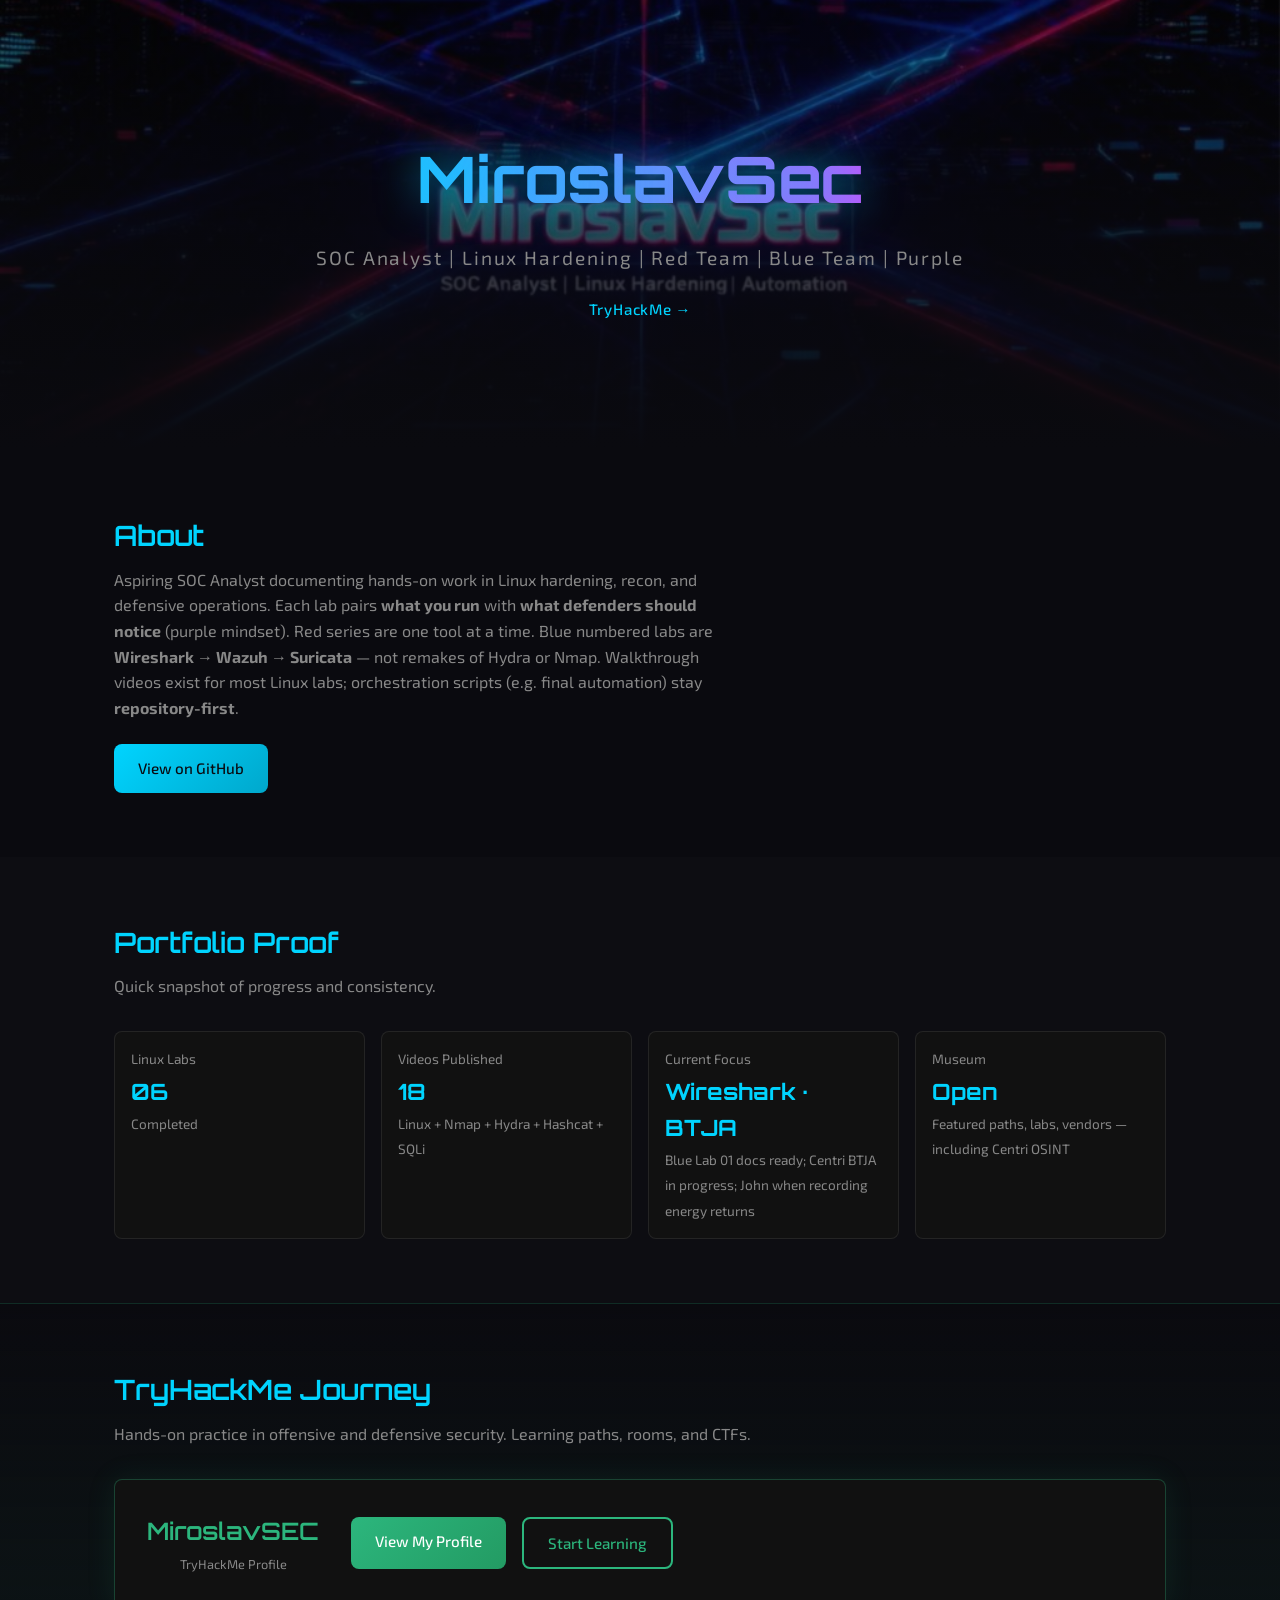
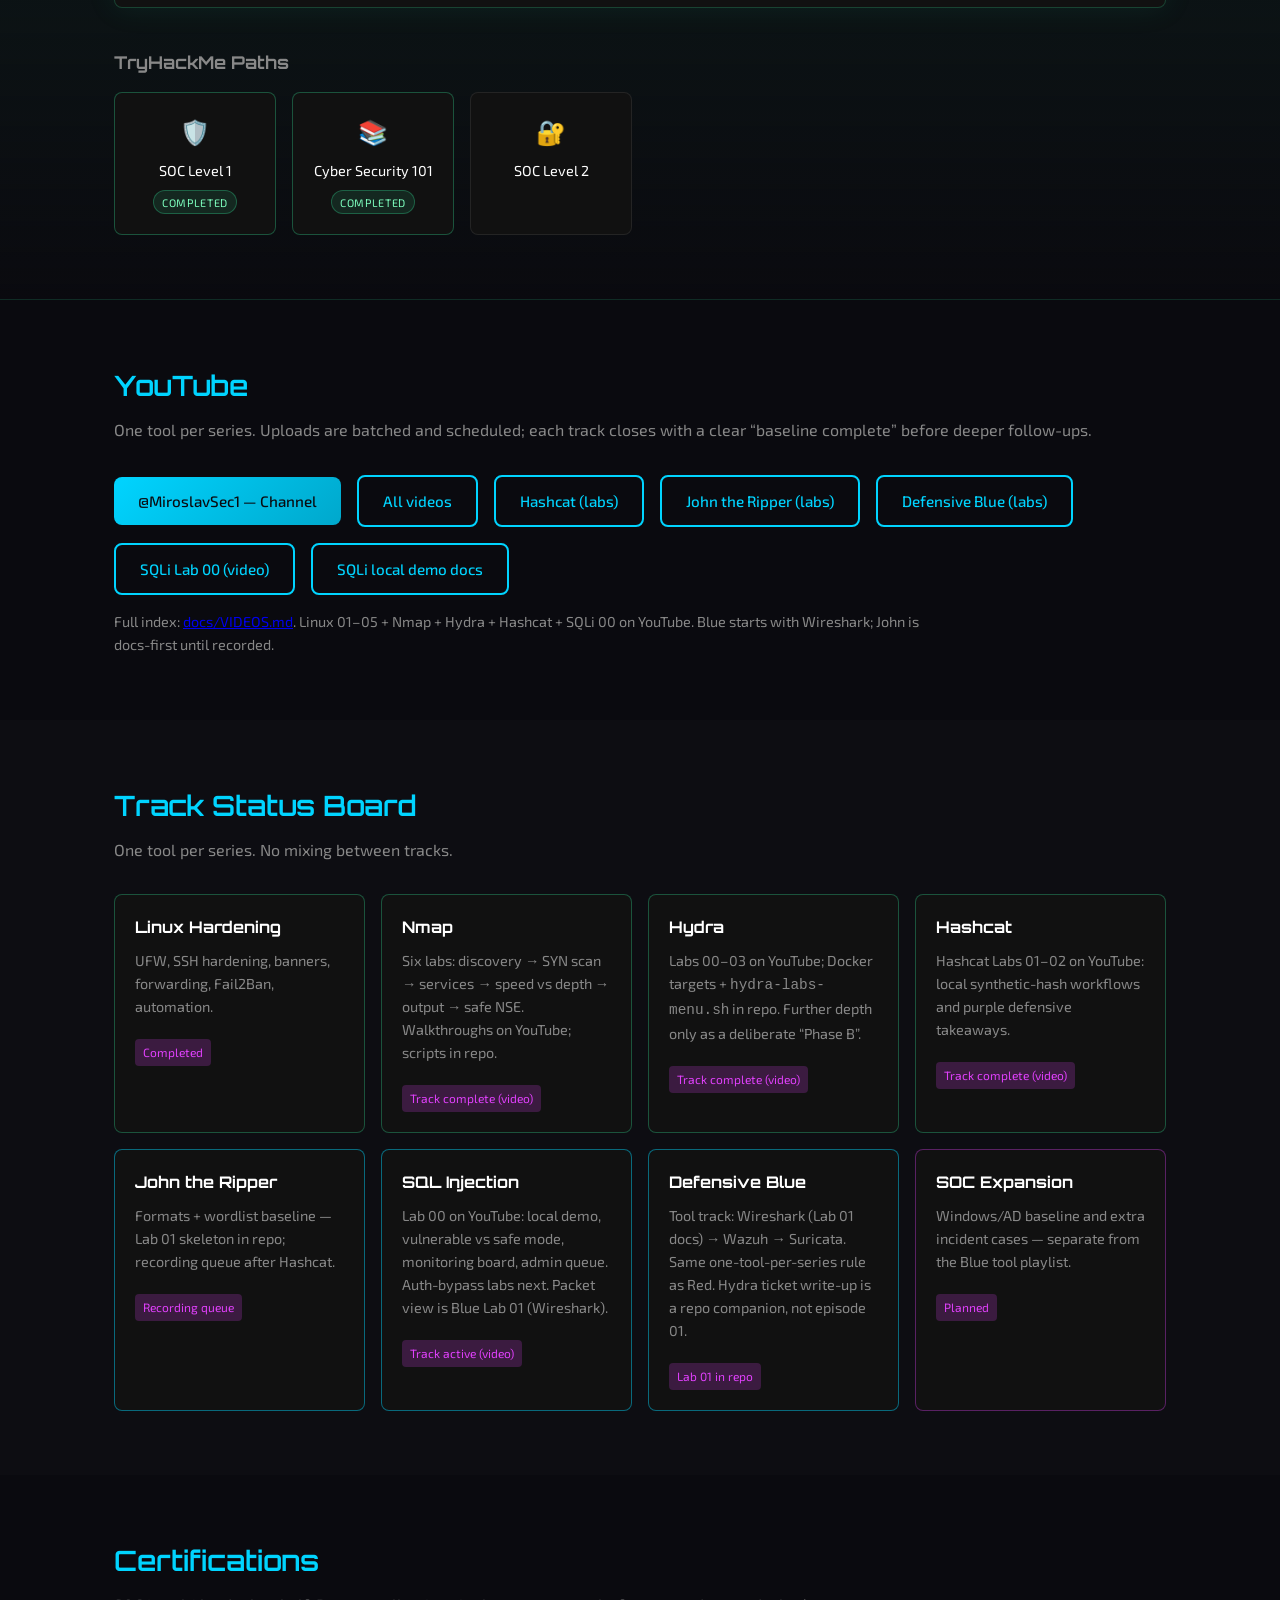
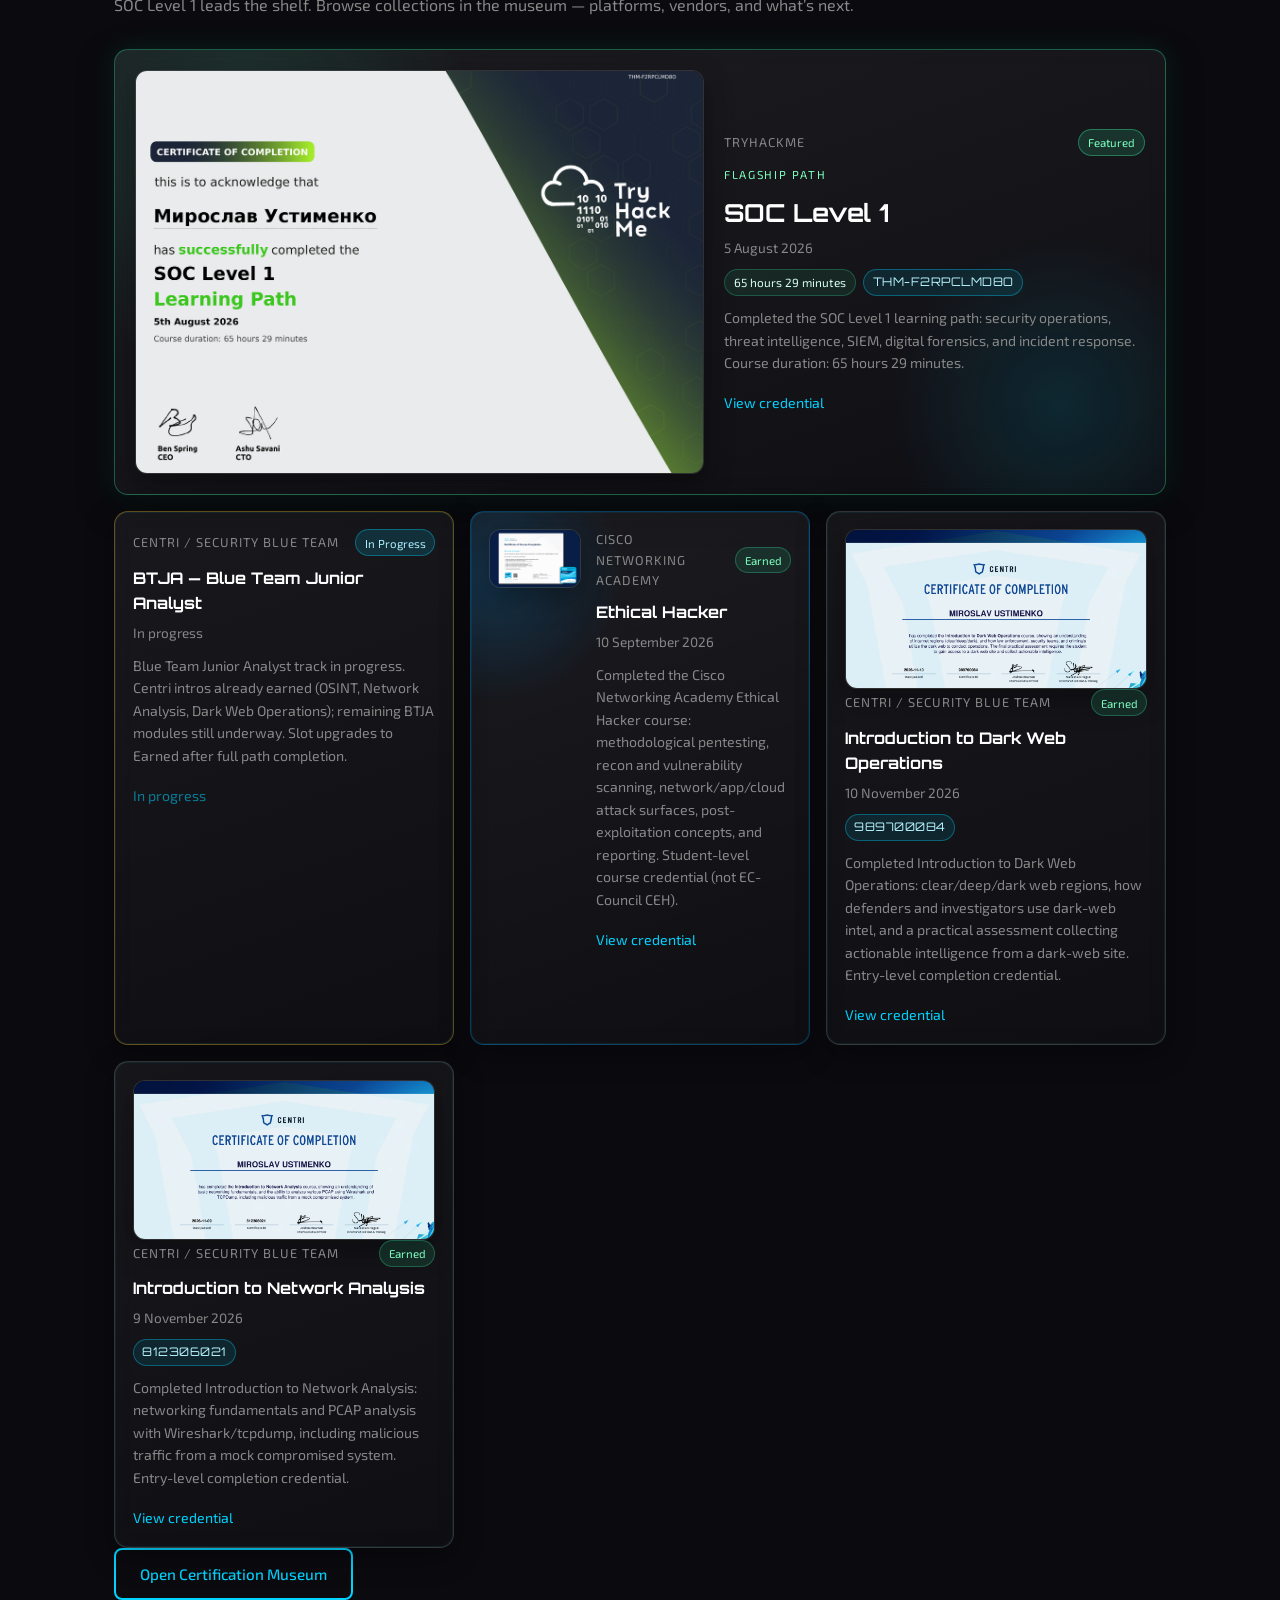
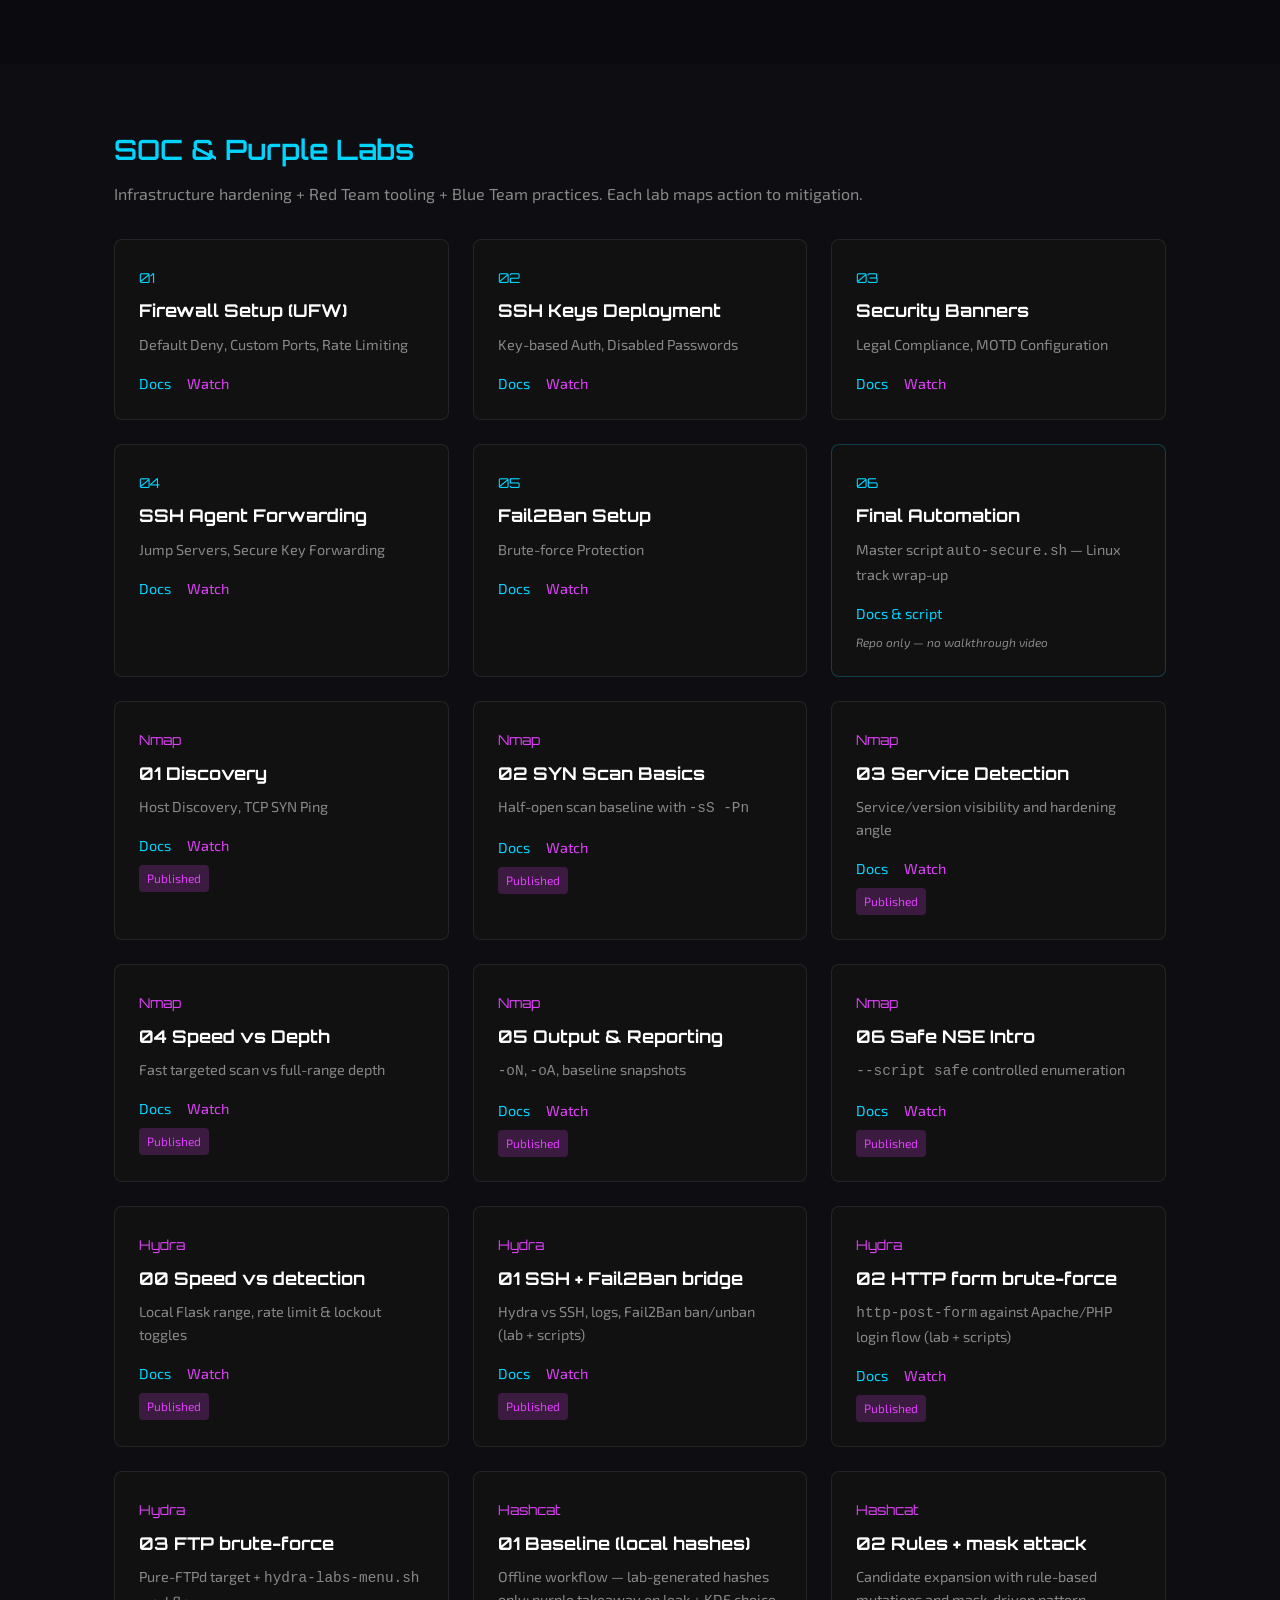
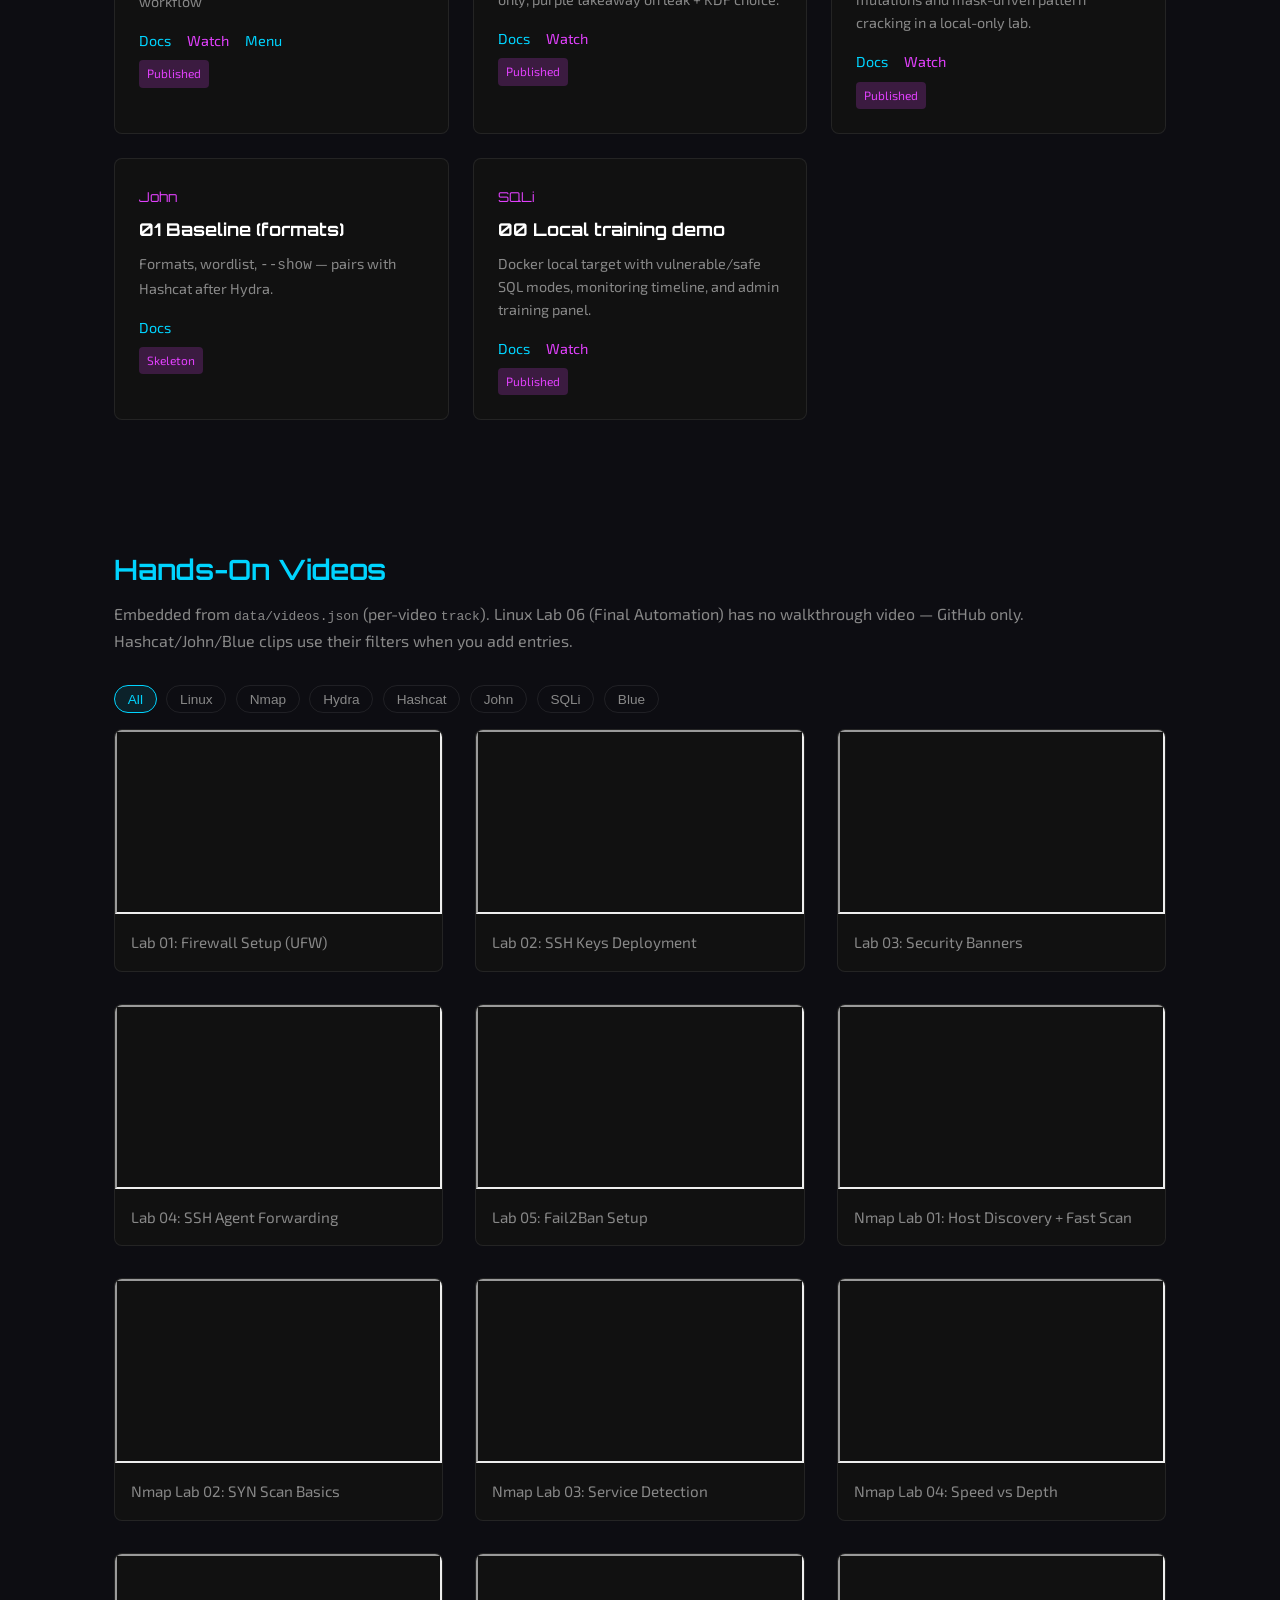
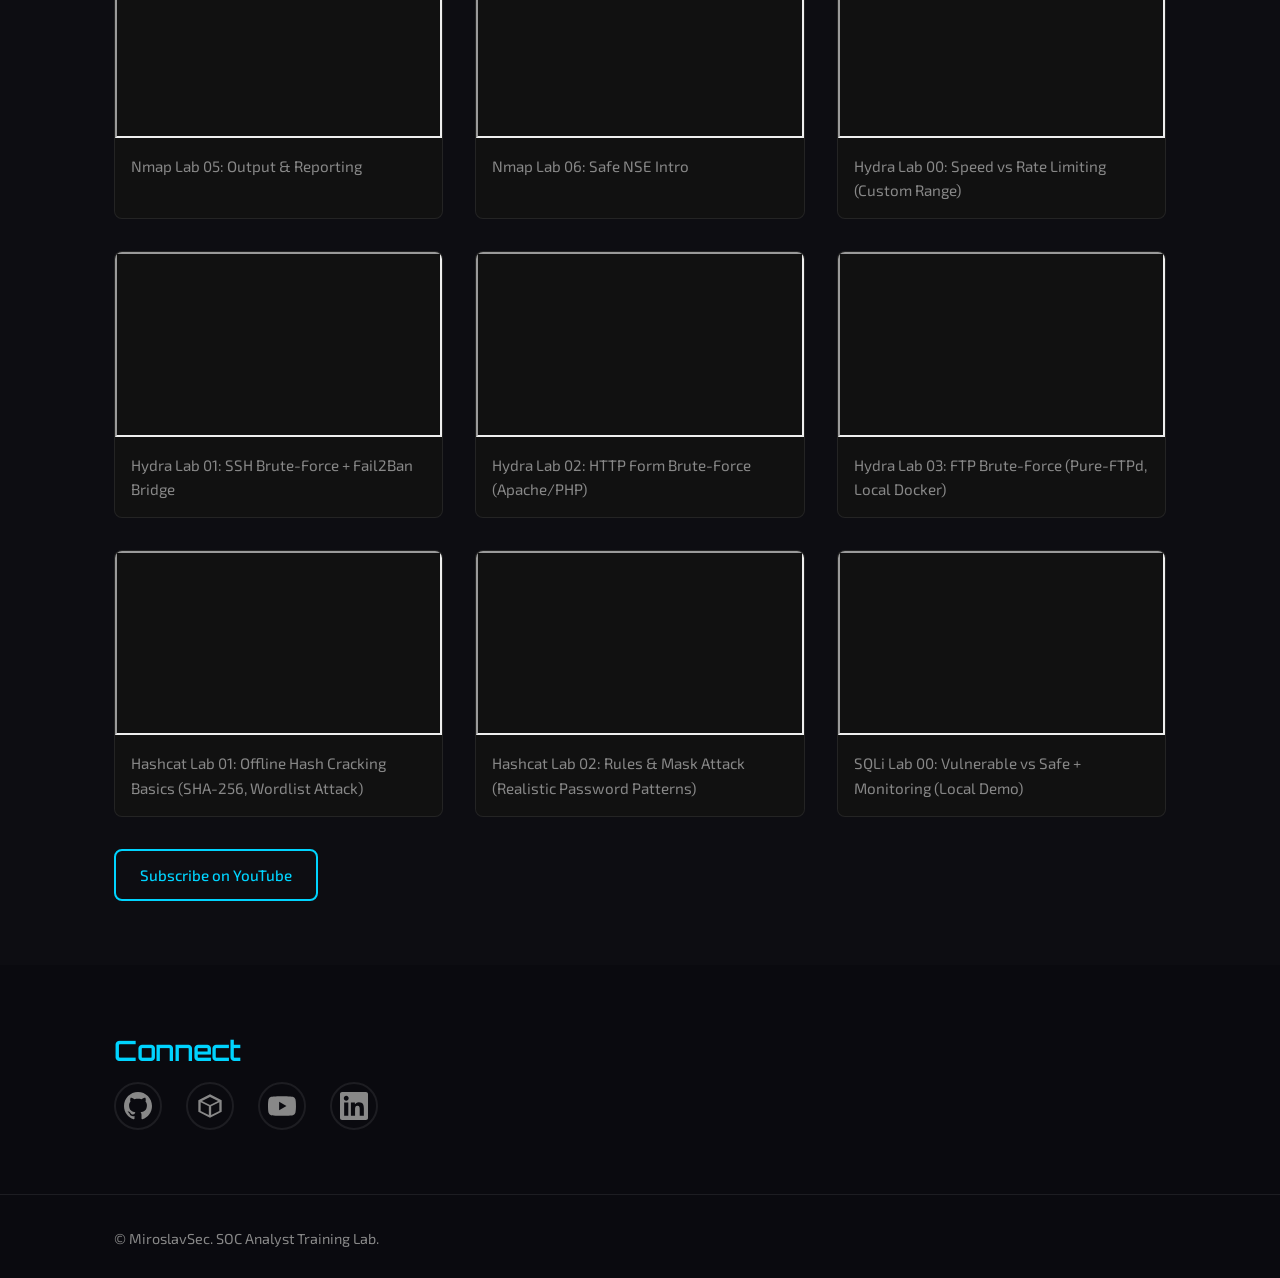
<file: docs/index.html>
<!DOCTYPE html>
<html lang="en">
<head>
    <meta charset="UTF-8">
    <meta name="viewport" content="width=device-width, initial-scale=1.0">
    <meta name="description" content="MiroslavSec — SOC / Purple portfolio: Linux hardening, Nmap, Hydra, Hashcat, SQLi Lab 00, defensive-blue track, TryHackMe.">
    <meta name="author" content="MiroslavSec">
    <link rel="canonical" href="https://ui-west3.github.io/SOC-Analyst-Training-Lab/">
    <meta property="og:title" content="MiroslavSec | SOC Analyst Training Lab">
    <meta property="og:description" content="Linux, Nmap, Hydra, Hashcat, SQLi Lab 00 walkthroughs; defensive-blue labs — purple-team documentation and scripts.">
    <meta property="og:type" content="website">
    <meta property="og:url" content="https://ui-west3.github.io/SOC-Analyst-Training-Lab/">
    <meta property="og:image" content="https://ui-west3.github.io/SOC-Analyst-Training-Lab/assets/banner.png">
    <meta name="twitter:card" content="summary_large_image">
    <title>MiroslavSec | SOC Analyst | Linux Hardening | Red + Blue + Purple</title>
    <link rel="preconnect" href="https://fonts.googleapis.com">
    <link rel="preconnect" href="https://fonts.gstatic.com" crossorigin>
    <link href="https://fonts.googleapis.com/css2?family=Orbitron:wght@400;600;700&family=Exo+2:wght@300;400;500&display=swap" rel="stylesheet">
    <link rel="stylesheet" href="styles.css">
</head>
<body>
    <header class="hero">
        <div class="hero-bg" style="background-image: url('assets/banner.png');"></div>
        <div class="hero-overlay"></div>
        <div class="hero-content">
            <h1 class="hero-title">MiroslavSec</h1>
            <p class="hero-tagline">SOC Analyst | Linux Hardening | Red Team | Blue Team | Purple</p>
            <a href="https://tryhackme.com/p/MiroslavSEC" class="hero-thm-link" target="_blank" rel="noopener noreferrer">TryHackMe →</a>
        </div>
    </header>

    <main>
        <section id="about" class="section">
            <div class="container">
                <h2 class="section-title">About</h2>
                <p class="about-text">
                    Aspiring SOC Analyst documenting hands-on work in Linux hardening, recon, and defensive operations.
                    Each lab pairs <strong>what you run</strong> with <strong>what defenders should notice</strong> (purple mindset).
                    Red series are one tool at a time. Blue numbered labs are <strong>Wireshark → Wazuh → Suricata</strong> — not remakes of Hydra or Nmap.
                    Walkthrough videos exist for most Linux labs; orchestration scripts (e.g. final automation) stay <strong>repository-first</strong>.
                </p>
                <a href="https://github.com/ui-west3/SOC-Analyst-Training-Lab" class="btn btn-primary" target="_blank" rel="noopener noreferrer">View on GitHub</a>
            </div>
        </section>

        <section id="proof" class="section section-alt">
            <div class="container">
                <h2 class="section-title">Portfolio Proof</h2>
                <p class="section-desc">Quick snapshot of progress and consistency.</p>
                <div class="proof-grid">
                    <article class="proof-card">
                        <span class="proof-label">Linux Labs</span>
                        <strong class="proof-value">06</strong>
                        <span class="proof-meta">Completed</span>
                    </article>
                    <article class="proof-card">
                        <span class="proof-label">Videos Published</span>
                        <strong class="proof-value" id="video-count">18</strong>
                        <span class="proof-meta">Linux + Nmap + Hydra + Hashcat + SQLi</span>
                    </article>
                    <article class="proof-card">
                        <span class="proof-label">Current Focus</span>
                        <strong class="proof-value">Wireshark · BTJA</strong>
                        <span class="proof-meta">Blue Lab 01 docs ready; Centri BTJA in progress; John when recording energy returns</span>
                    </article>
                    <article class="proof-card">
                        <span class="proof-label">Museum</span>
                        <strong class="proof-value">Open</strong>
                        <span class="proof-meta">Featured paths, labs, vendors — including Centri OSINT</span>
                    </article>
                </div>
            </div>
        </section>

        <section id="tryhackme" class="section tryhackme-section">
            <div class="container">
                <h2 class="section-title">TryHackMe Journey</h2>
                <p class="section-desc">Hands-on practice in offensive and defensive security. Learning paths, rooms, and CTFs.</p>
                <div class="thm-content">
                    <div class="thm-profile-card">
                        <div class="thm-badge-wrap">
                            <a href="https://tryhackme.com/p/MiroslavSEC" target="_blank" rel="noopener noreferrer" class="thm-profile-link">
                                <span class="thm-username">MiroslavSEC</span>
                                <span class="thm-label">TryHackMe Profile</span>
                            </a>
                        </div>
                        <div class="thm-actions">
                            <a href="https://tryhackme.com/p/MiroslavSEC" class="btn btn-thm" target="_blank" rel="noopener noreferrer">View My Profile</a>
                            <a href="https://tryhackme.com" class="btn btn-thm-outline" target="_blank" rel="noopener noreferrer">Start Learning</a>
                        </div>
                    </div>
                    <div class="thm-paths">
                        <h3 class="thm-paths-title">TryHackMe Paths</h3>
                        <div class="thm-paths-grid">
                            <a href="https://tryhackme.com/certificate/THM-F2RPCLMD8O" target="_blank" rel="noopener noreferrer" class="thm-path-card thm-path-done">
                                <span class="thm-path-icon">🛡️</span>
                                <span>SOC Level 1</span>
                                <span class="thm-path-badge">Completed</span>
                            </a>
                            <a href="https://tryhackme.com/path/outline/cybersecurity101" target="_blank" rel="noopener noreferrer" class="thm-path-card thm-path-done">
                                <span class="thm-path-icon">📚</span>
                                <span>Cyber Security 101</span>
                                <span class="thm-path-badge">Completed</span>
                            </a>
                            <a href="https://tryhackme.com/path/outline/soclevel2" target="_blank" rel="noopener noreferrer" class="thm-path-card">
                                <span class="thm-path-icon">🔐</span>
                                <span>SOC Level 2</span>
                            </a>
                        </div>
                    </div>
                </div>
            </div>
        </section>

        <section id="playlists" class="section">
            <div class="container">
                <h2 class="section-title">YouTube</h2>
                <p class="section-desc">One tool per series. Uploads are batched and scheduled; each track closes with a clear “baseline complete” before deeper follow-ups.</p>
                <div class="playlist-links">
                    <a href="https://www.youtube.com/@MiroslavSec1" class="btn btn-primary" target="_blank" rel="noopener noreferrer">@MiroslavSec1 — Channel</a>
                    <a href="https://www.youtube.com/@MiroslavSec1/videos" class="btn btn-secondary" target="_blank" rel="noopener noreferrer">All videos</a>
                    <a href="https://github.com/ui-west3/SOC-Analyst-Training-Lab/tree/main/labs/offensive-red/hashcat" class="btn btn-secondary" target="_blank" rel="noopener noreferrer">Hashcat (labs)</a>
                    <a href="https://github.com/ui-west3/SOC-Analyst-Training-Lab/tree/main/labs/offensive-red/john-the-ripper" class="btn btn-secondary" target="_blank" rel="noopener noreferrer">John the Ripper (labs)</a>
                    <a href="https://github.com/ui-west3/SOC-Analyst-Training-Lab/tree/main/labs/defensive-blue" class="btn btn-secondary" target="_blank" rel="noopener noreferrer">Defensive Blue (labs)</a>
                    <a href="https://youtu.be/cUcpSuf5EZo" class="btn btn-secondary" target="_blank" rel="noopener noreferrer">SQLi Lab 00 (video)</a>
                    <a href="https://github.com/ui-west3/SOC-Analyst-Training-Lab/tree/main/labs/offensive-red/sql-injection/00-local-demo" class="btn btn-secondary" target="_blank" rel="noopener noreferrer">SQLi local demo docs</a>
                </div>
                <p class="playlist-note">Full index: <a href="https://github.com/ui-west3/SOC-Analyst-Training-Lab/blob/main/docs/VIDEOS.md">docs/VIDEOS.md</a>. Linux 01–05 + Nmap + Hydra + Hashcat + SQLi 00 on YouTube. Blue starts with Wireshark; John is docs-first until recorded.</p>
            </div>
        </section>

        <section id="tracks" class="section section-alt">
            <div class="container">
                <h2 class="section-title">Track Status Board</h2>
                <p class="section-desc">One tool per series. No mixing between tracks.</p>
                <div class="track-grid">
                    <article class="track-card done">
                        <h3>Linux Hardening</h3>
                        <p>UFW, SSH hardening, banners, forwarding, Fail2Ban, automation.</p>
                        <span class="badge">Completed</span>
                    </article>
                    <article class="track-card done">
                        <h3>Nmap</h3>
                        <p>Six labs: discovery → SYN scan → services → speed vs depth → output → safe NSE. Walkthroughs on YouTube; scripts in repo.</p>
                        <span class="badge">Track complete (video)</span>
                    </article>
                    <article class="track-card done">
                        <h3>Hydra</h3>
                        <p>Labs 00–03 on YouTube; Docker targets + <code>hydra-labs-menu.sh</code> in repo. Further depth only as a deliberate “Phase B”.</p>
                        <span class="badge">Track complete (video)</span>
                    </article>
                    <article class="track-card done">
                        <h3>Hashcat</h3>
                        <p>Hashcat Labs 01–02 on YouTube: local synthetic-hash workflows and purple defensive takeaways.</p>
                        <span class="badge">Track complete (video)</span>
                    </article>
                    <article class="track-card progress">
                        <h3>John the Ripper</h3>
                        <p>Formats + wordlist baseline — Lab 01 skeleton in repo; recording queue after Hashcat.</p>
                        <span class="badge">Recording queue</span>
                    </article>
                    <article class="track-card progress">
                        <h3>SQL Injection</h3>
                        <p>Lab 00 on YouTube: local demo, vulnerable vs safe mode, monitoring board, admin queue. Auth-bypass labs next. Packet view is Blue Lab 01 (Wireshark).</p>
                        <span class="badge">Track active (video)</span>
                    </article>
                    <article class="track-card progress">
                        <h3>Defensive Blue</h3>
                        <p>Tool track: Wireshark (Lab 01 docs) → Wazuh → Suricata. Same one-tool-per-series rule as Red. Hydra ticket write-up is a repo companion, not episode 01.</p>
                        <span class="badge">Lab 01 in repo</span>
                    </article>
                    <article class="track-card planned">
                        <h3>SOC Expansion</h3>
                        <p>Windows/AD baseline and extra incident cases — separate from the Blue tool playlist.</p>
                        <span class="badge">Planned</span>
                    </article>
                </div>
            </div>
        </section>

        <section id="certifications" class="section">
            <div class="container">
                <h2 class="section-title">Certifications</h2>
                <p class="section-desc">SOC Level 1 leads the shelf. Browse collections in the museum — platforms, vendors, and what’s next.</p>
                <div class="cert-grid" id="cert-grid"></div>
                <a href="certifications.html" class="btn btn-secondary">Open Certification Museum</a>
            </div>
        </section>

        <section id="labs" class="section section-alt">
            <div class="container">
                <h2 class="section-title">SOC & Purple Labs</h2>
                <p class="section-desc">Infrastructure hardening + Red Team tooling + Blue Team practices. Each lab maps action to mitigation.</p>
                <div class="lab-grid">
                    <article class="lab-card">
                        <span class="lab-number">01</span>
                        <h3>Firewall Setup (UFW)</h3>
                        <p>Default Deny, Custom Ports, Rate Limiting</p>
                        <div class="lab-links">
                            <a href="https://github.com/ui-west3/SOC-Analyst-Training-Lab/tree/main/Linux-Hardening/Lab01-UFW" class="link-doc" target="_blank" rel="noopener noreferrer">Docs</a>
                            <a href="https://youtu.be/zgGrlMZAEcM" target="_blank" rel="noopener noreferrer" class="link-video">Watch</a>
                        </div>
                    </article>
                    <article class="lab-card">
                        <span class="lab-number">02</span>
                        <h3>SSH Keys Deployment</h3>
                        <p>Key-based Auth, Disabled Passwords</p>
                        <div class="lab-links">
                            <a href="https://github.com/ui-west3/SOC-Analyst-Training-Lab/tree/main/Linux-Hardening/Lab02-SSH-Hardening" class="link-doc" target="_blank" rel="noopener noreferrer">Docs</a>
                            <a href="https://youtu.be/ULZVP8h6Uvc" target="_blank" rel="noopener noreferrer" class="link-video">Watch</a>
                        </div>
                    </article>
                    <article class="lab-card">
                        <span class="lab-number">03</span>
                        <h3>Security Banners</h3>
                        <p>Legal Compliance, MOTD Configuration</p>
                        <div class="lab-links">
                            <a href="https://github.com/ui-west3/SOC-Analyst-Training-Lab/tree/main/Linux-Hardening/Lab03-SSH-Banners" class="link-doc" target="_blank" rel="noopener noreferrer">Docs</a>
                            <a href="https://youtu.be/ILBxHbIw74Y" target="_blank" rel="noopener noreferrer" class="link-video">Watch</a>
                        </div>
                    </article>
                    <article class="lab-card">
                        <span class="lab-number">04</span>
                        <h3>SSH Agent Forwarding</h3>
                        <p>Jump Servers, Secure Key Forwarding</p>
                        <div class="lab-links">
                            <a href="https://github.com/ui-west3/SOC-Analyst-Training-Lab/tree/main/Linux-Hardening/Lab04-SSH-Agent-Forwarding" class="link-doc" target="_blank" rel="noopener noreferrer">Docs</a>
                            <a href="https://youtu.be/NOCivaFgoXc" target="_blank" rel="noopener noreferrer" class="link-video">Watch</a>
                        </div>
                    </article>
                    <article class="lab-card">
                        <span class="lab-number">05</span>
                        <h3>Fail2Ban Setup</h3>
                        <p>Brute-force Protection</p>
                        <div class="lab-links">
                            <a href="https://github.com/ui-west3/SOC-Analyst-Training-Lab/tree/main/Linux-Hardening/Lab05-Fail2Ban" class="link-doc" target="_blank" rel="noopener noreferrer">Docs</a>
                            <a href="https://youtu.be/KGf3O-4LXkQ?si=MVaqIkHsp7_x4Et6" target="_blank" rel="noopener noreferrer" class="link-video">Watch</a>
                        </div>
                    </article>
                    <article class="lab-card lab-repo-only">
                        <span class="lab-number">06</span>
                        <h3>Final Automation</h3>
                        <p>Master script <code>auto-secure.sh</code> — Linux track wrap-up</p>
                        <div class="lab-links">
                            <a href="https://github.com/ui-west3/SOC-Analyst-Training-Lab/tree/main/Linux-Hardening/Lab06-Final-Automation" class="link-doc" target="_blank" rel="noopener noreferrer">Docs &amp; script</a>
                        </div>
                        <span class="lab-note">Repo only — no walkthrough video</span>
                    </article>
                    <article class="lab-card lab-pentest">
                        <span class="lab-number">Nmap</span>
                        <h3>01 Discovery</h3>
                        <p>Host Discovery, TCP SYN Ping</p>
                        <div class="lab-links">
                            <a href="https://github.com/ui-west3/SOC-Analyst-Training-Lab/tree/main/labs/offensive-red/nmap/01-discovery" class="link-doc" target="_blank" rel="noopener noreferrer">Docs</a>
                            <a href="https://youtu.be/abxydAApkko" target="_blank" rel="noopener noreferrer" class="link-video">Watch</a>
                        </div>
                        <span class="badge">Published</span>
                    </article>
                    <article class="lab-card lab-pentest">
                        <span class="lab-number">Nmap</span>
                        <h3>02 SYN Scan Basics</h3>
                        <p>Half-open scan baseline with <code>-sS -Pn</code></p>
                        <div class="lab-links">
                            <a href="https://github.com/ui-west3/SOC-Analyst-Training-Lab/tree/main/labs/offensive-red/nmap/02-syn-scan" class="link-doc" target="_blank" rel="noopener noreferrer">Docs</a>
                            <a href="https://youtu.be/vPJW-t86lgc" target="_blank" rel="noopener noreferrer" class="link-video">Watch</a>
                        </div>
                        <span class="badge">Published</span>
                    </article>
                    <article class="lab-card lab-pentest">
                        <span class="lab-number">Nmap</span>
                        <h3>03 Service Detection</h3>
                        <p>Service/version visibility and hardening angle</p>
                        <div class="lab-links">
                            <a href="https://github.com/ui-west3/SOC-Analyst-Training-Lab/tree/main/labs/offensive-red/nmap/03-service-detection" class="link-doc" target="_blank" rel="noopener noreferrer">Docs</a>
                            <a href="https://youtu.be/vn8LKGCSVQk" target="_blank" rel="noopener noreferrer" class="link-video">Watch</a>
                        </div>
                        <span class="badge">Published</span>
                    </article>
                    <article class="lab-card lab-pentest">
                        <span class="lab-number">Nmap</span>
                        <h3>04 Speed vs Depth</h3>
                        <p>Fast targeted scan vs full-range depth</p>
                        <div class="lab-links">
                            <a href="https://github.com/ui-west3/SOC-Analyst-Training-Lab/tree/main/labs/offensive-red/nmap/04-speed-vs-depth" class="link-doc" target="_blank" rel="noopener noreferrer">Docs</a>
                            <a href="https://youtu.be/uDrDLcGPx1A" target="_blank" rel="noopener noreferrer" class="link-video">Watch</a>
                        </div>
                        <span class="badge">Published</span>
                    </article>
                    <article class="lab-card lab-pentest">
                        <span class="lab-number">Nmap</span>
                        <h3>05 Output &amp; Reporting</h3>
                        <p><code>-oN</code>, <code>-oA</code>, baseline snapshots</p>
                        <div class="lab-links">
                            <a href="https://github.com/ui-west3/SOC-Analyst-Training-Lab/tree/main/labs/offensive-red/nmap/05-output-reporting" class="link-doc" target="_blank" rel="noopener noreferrer">Docs</a>
                            <a href="https://youtu.be/Jk_YhxfHPCw" target="_blank" rel="noopener noreferrer" class="link-video">Watch</a>
                        </div>
                        <span class="badge">Published</span>
                    </article>
                    <article class="lab-card lab-pentest">
                        <span class="lab-number">Nmap</span>
                        <h3>06 Safe NSE Intro</h3>
                        <p><code>--script safe</code> controlled enumeration</p>
                        <div class="lab-links">
                            <a href="https://github.com/ui-west3/SOC-Analyst-Training-Lab/tree/main/labs/offensive-red/nmap/06-safe-nse" class="link-doc" target="_blank" rel="noopener noreferrer">Docs</a>
                            <a href="https://youtu.be/wZI1miGav1w?si=kNtczLp2BnUpQLrL" target="_blank" rel="noopener noreferrer" class="link-video">Watch</a>
                        </div>
                        <span class="badge">Published</span>
                    </article>
                    <article class="lab-card lab-pentest">
                        <span class="lab-number">Hydra</span>
                        <h3>00 Speed vs detection</h3>
                        <p>Local Flask range, rate limit &amp; lockout toggles</p>
                        <div class="lab-links">
                            <a href="https://github.com/ui-west3/SOC-Analyst-Training-Lab/tree/main/labs/offensive-red/hydra/00-speed-vs-detection" class="link-doc" target="_blank" rel="noopener noreferrer">Docs</a>
                            <a href="https://youtu.be/H16hmZXzrYA" target="_blank" rel="noopener noreferrer" class="link-video">Watch</a>
                        </div>
                        <span class="badge">Published</span>
                    </article>
                    <article class="lab-card lab-pentest">
                        <span class="lab-number">Hydra</span>
                        <h3>01 SSH + Fail2Ban bridge</h3>
                        <p>Hydra vs SSH, logs, Fail2Ban ban/unban (lab + scripts)</p>
                        <div class="lab-links">
                            <a href="https://github.com/ui-west3/SOC-Analyst-Training-Lab/tree/main/labs/offensive-red/hydra/01-ssh" class="link-doc" target="_blank" rel="noopener noreferrer">Docs</a>
                            <a href="https://youtu.be/-rTCzClzzZQ" target="_blank" rel="noopener noreferrer" class="link-video">Watch</a>
                        </div>
                        <span class="badge">Published</span>
                    </article>
                    <article class="lab-card lab-pentest">
                        <span class="lab-number">Hydra</span>
                        <h3>02 HTTP form brute-force</h3>
                        <p><code>http-post-form</code> against Apache/PHP login flow (lab + scripts)</p>
                        <div class="lab-links">
                            <a href="https://github.com/ui-west3/SOC-Analyst-Training-Lab/tree/main/labs/offensive-red/hydra/02-http-form" class="link-doc" target="_blank" rel="noopener noreferrer">Docs</a>
                            <a href="https://youtu.be/v7YRHpcEzHg" target="_blank" rel="noopener noreferrer" class="link-video">Watch</a>
                        </div>
                        <span class="badge">Published</span>
                    </article>
                    <article class="lab-card lab-pentest">
                        <span class="lab-number">Hydra</span>
                        <h3>03 FTP brute-force</h3>
                        <p>Pure-FTPd target + <code>hydra-labs-menu.sh</code> workflow</p>
                        <div class="lab-links">
                            <a href="https://github.com/ui-west3/SOC-Analyst-Training-Lab/tree/main/labs/offensive-red/hydra/03-ftp" class="link-doc" target="_blank" rel="noopener noreferrer">Docs</a>
                            <a href="https://youtu.be/UAhLfay0G-w" target="_blank" rel="noopener noreferrer" class="link-video">Watch</a>
                            <a href="https://github.com/ui-west3/SOC-Analyst-Training-Lab/tree/main/labs/offensive-red/hydra/scripts" class="link-doc" target="_blank" rel="noopener noreferrer">Menu</a>
                        </div>
                        <span class="badge">Published</span>
                    </article>
                    <article class="lab-card lab-pentest">
                        <span class="lab-number">Hashcat</span>
                        <h3>01 Baseline (local hashes)</h3>
                        <p>Offline workflow — lab-generated hashes only; purple takeaway on leak + KDF choice.</p>
                        <div class="lab-links">
                            <a href="https://github.com/ui-west3/SOC-Analyst-Training-Lab/tree/main/labs/offensive-red/hashcat/01-baseline-local-hashes" class="link-doc" target="_blank" rel="noopener noreferrer">Docs</a>
                            <a href="https://youtu.be/uwtM6-ZVCSg" target="_blank" rel="noopener noreferrer" class="link-video">Watch</a>
                        </div>
                        <span class="badge">Published</span>
                    </article>
                    <article class="lab-card lab-pentest">
                        <span class="lab-number">Hashcat</span>
                        <h3>02 Rules + mask attack</h3>
                        <p>Candidate expansion with rule-based mutations and mask-driven pattern cracking in a local-only lab.</p>
                        <div class="lab-links">
                            <a href="https://github.com/ui-west3/SOC-Analyst-Training-Lab/tree/main/labs/offensive-red/hashcat/02-rules-and-mask" class="link-doc" target="_blank" rel="noopener noreferrer">Docs</a>
                            <a href="https://youtu.be/CZ6vZzXUn9k" target="_blank" rel="noopener noreferrer" class="link-video">Watch</a>
                        </div>
                        <span class="badge">Published</span>
                    </article>
                    <article class="lab-card lab-pentest">
                        <span class="lab-number">John</span>
                        <h3>01 Baseline (formats)</h3>
                        <p>Formats, wordlist, <code>--show</code> — pairs with Hashcat after Hydra.</p>
                        <div class="lab-links">
                            <a href="https://github.com/ui-west3/SOC-Analyst-Training-Lab/tree/main/labs/offensive-red/john-the-ripper/01-baseline-formats" class="link-doc" target="_blank" rel="noopener noreferrer">Docs</a>
                        </div>
                        <span class="badge">Skeleton</span>
                    </article>
                    <article class="lab-card lab-pentest">
                        <span class="lab-number">SQLi</span>
                        <h3>00 Local training demo</h3>
                        <p>Docker local target with vulnerable/safe SQL modes, monitoring timeline, and admin training panel.</p>
                        <div class="lab-links">
                            <a href="https://github.com/ui-west3/SOC-Analyst-Training-Lab/tree/main/labs/offensive-red/sql-injection/00-local-demo" class="link-doc" target="_blank" rel="noopener noreferrer">Docs</a>
                            <a href="https://youtu.be/cUcpSuf5EZo" target="_blank" rel="noopener noreferrer" class="link-video">Watch</a>
                        </div>
                        <span class="badge">Published</span>
                    </article>
                </div>
            </div>
        </section>

        <section id="videos" class="section section-alt">
            <div class="container">
                <h2 class="section-title">Hands-On Videos</h2>
                <p class="section-desc">Embedded from <code>data/videos.json</code> (per-video <code>track</code>). Linux Lab 06 (Final Automation) has no walkthrough video — GitHub only. Hashcat/John/Blue clips use their filters when you add entries.</p>
                <div class="video-filters" id="video-filters">
                    <button class="video-filter active" type="button" data-track="all">All</button>
                    <button class="video-filter" type="button" data-track="linux">Linux</button>
                    <button class="video-filter" type="button" data-track="nmap">Nmap</button>
                    <button class="video-filter" type="button" data-track="hydra">Hydra</button>
                    <button class="video-filter" type="button" data-track="hashcat">Hashcat</button>
                    <button class="video-filter" type="button" data-track="john">John</button>
                    <button class="video-filter" type="button" data-track="sqli">SQLi</button>
                    <button class="video-filter" type="button" data-track="blue">Blue</button>
                </div>
                <div class="video-grid" id="video-grid"></div>
                <a href="https://www.youtube.com/@MiroslavSec1" class="btn btn-secondary" target="_blank" rel="noopener noreferrer">Subscribe on YouTube</a>
            </div>
        </section>

        <section id="connect" class="section">
            <div class="container">
                <h2 class="section-title">Connect</h2>
                <div class="connect-links">
                    <a href="https://github.com/ui-west3/SOC-Analyst-Training-Lab" target="_blank" rel="noopener noreferrer" class="connect-link" aria-label="GitHub">
                        <svg xmlns="http://www.w3.org/2000/svg" width="28" height="28" viewBox="0 0 24 24" fill="currentColor"><path d="M12 0c-6.626 0-12 5.373-12 12 0 5.302 3.438 9.8 8.207 11.387.599.111.793-.261.793-.577v-2.234c-3.338.726-4.033-1.416-4.033-1.416-.546-1.387-1.333-1.756-1.333-1.756-1.089-.745.083-.729.083-.729 1.205.084 1.839 1.237 1.839 1.237 1.07 1.834 2.807 1.304 3.492.997.107-.775.418-1.305.762-1.604-2.665-.305-5.467-1.334-5.467-5.931 0-1.311.469-2.381 1.236-3.221-.124-.303-.535-1.524.117-3.176 0 0 1.008-.322 3.301 1.23.957-.266 1.983-.399 3.003-.404 1.02.005 2.047.138 3.006.404 2.291-1.552 3.297-1.23 3.297-1.23.653 1.653.242 2.874.118 3.176.77.84 1.235 1.911 1.235 3.221 0 4.609-2.807 5.624-5.479 5.921.43.372.823 1.102.823 2.222v3.293c0 .319.192.694.801.576 4.765-1.589 8.199-6.086 8.199-11.386 0-6.627-5.373-12-12-12z"/></svg>
                    </a>
                    <a href="https://tryhackme.com/p/MiroslavSEC" target="_blank" rel="noopener noreferrer" class="connect-link" aria-label="TryHackMe">
                        <svg xmlns="http://www.w3.org/2000/svg" width="28" height="28" viewBox="0 0 24 24" fill="currentColor"><path d="M12 2L2 7v10l10 5 10-5V7L12 2zm0 2.18l6.9 3.45L12 11.09 5.1 7.63 12 4.18zM4 8.82l7 3.5v7.36l-7-3.5V8.82zm9 10.86v-7.36l7-3.5v7.36l-7 3.5z"/></svg>
                    </a>
                    <a href="https://www.youtube.com/@MiroslavSec1" target="_blank" rel="noopener noreferrer" class="connect-link" aria-label="YouTube">
                        <svg xmlns="http://www.w3.org/2000/svg" width="28" height="28" viewBox="0 0 24 24" fill="currentColor"><path d="M23.498 6.186a3.016 3.016 0 0 0-2.122-2.136C19.505 3.545 12 3.545 12 3.545s-7.505 0-9.377.505A3.017 3.017 0 0 0 .502 6.186C0 8.07 0 12 0 12s0 3.93.502 5.814a3.016 3.016 0 0 0 2.122 2.136c1.871.505 9.376.505 9.376.505s7.505 0 9.377-.505a3.015 3.015 0 0 0 2.122-2.136C24 15.93 24 12 24 12s0-3.93-.502-5.814zM9.545 15.568V8.432L15.818 12l-6.273 3.568z"/></svg>
                    </a>
                    <a href="https://www.linkedin.com/in/miroslav-u-7152233b5/" target="_blank" rel="noopener noreferrer" class="connect-link" aria-label="LinkedIn">
                        <svg xmlns="http://www.w3.org/2000/svg" width="28" height="28" viewBox="0 0 24 24" fill="currentColor"><path d="M20.447 20.452h-3.554v-5.569c0-1.328-.027-3.037-1.852-3.037-1.853 0-2.136 1.445-2.136 2.939v5.667H9.351V9h3.414v1.561h.046c.477-.9 1.637-1.85 3.37-1.85 3.601 0 4.267 2.37 4.267 5.455v6.286zM5.337 7.433c-1.144 0-2.063-.926-2.063-2.065 0-1.138.92-2.063 2.063-2.063 1.14 0 2.064.925 2.064 2.063 0 1.139-.925 2.065-2.064 2.065zm1.782 13.019H3.555V9h3.564v11.452zM22.225 0H1.771C.792 0 0 .774 0 1.729v20.542C0 23.227.792 24 1.771 24h20.451C23.2 24 24 23.227 24 22.271V1.729C24 .774 23.2 0 22.222 0h.003z"/></svg>
                    </a>
                </div>
            </div>
        </section>
    </main>

    <footer class="footer">
        <div class="container">
            <p>&copy; MiroslavSec. SOC Analyst Training Lab.</p>
        </div>
    </footer>

    <script src="script.js"></script>
</body>
</html>
</file>
<file: docs/styles.css>
/* Design system - banner aesthetic */
:root {
    --bg-dark: #0a0a0f;
    --bg-card: #111;
    --bg-alt: #0d0d12;
    --cyan: #00d4ff;
    --cyan-dim: rgba(0, 212, 255, 0.6);
    --magenta: #e040fb;
    --magenta-dim: rgba(224, 64, 251, 0.5);
    --text: #ffffff;
    --text-muted: #888;
    --border: rgba(255, 255, 255, 0.08);
    --glow-cyan: 0 0 20px rgba(0, 212, 255, 0.3);
    --glow-magenta: 0 0 20px rgba(224, 64, 251, 0.2);
    --font-heading: 'Orbitron', sans-serif;
    --font-body: 'Exo 2', sans-serif;
    --radius: 8px;
    --transition: 0.25s ease;
}

*,
*::before,
*::after {
    box-sizing: border-box;
}

html {
    scroll-behavior: smooth;
}

body {
    margin: 0;
    font-family: var(--font-body);
    background: var(--bg-dark);
    color: var(--text);
    line-height: 1.6;
    -webkit-font-smoothing: antialiased;
}

/* Hero */
.hero {
    position: relative;
    min-height: 50vh;
    display: flex;
    align-items: center;
    justify-content: center;
    overflow: hidden;
}

.hero-bg {
    position: absolute;
    inset: 0;
    background-size: cover;
    background-position: center;
    background-repeat: no-repeat;
}

.hero-overlay {
    position: absolute;
    inset: 0;
    background: linear-gradient(
        to bottom,
        rgba(10, 10, 15, 0.3) 0%,
        rgba(10, 10, 15, 0.7) 50%,
        var(--bg-dark) 100%
    );
}

.hero-content {
    position: relative;
    z-index: 1;
    text-align: center;
    padding: 2rem;
}

.hero-title {
    font-family: var(--font-heading);
    font-size: clamp(2rem, 6vw, 4rem);
    font-weight: 700;
    margin: 0;
    background: linear-gradient(90deg, var(--cyan), var(--magenta));
    -webkit-background-clip: text;
    -webkit-text-fill-color: transparent;
    background-clip: text;
    text-shadow: 0 0 40px var(--cyan-dim);
}

.hero-tagline {
    font-size: clamp(0.9rem, 2.5vw, 1.2rem);
    color: var(--text-muted);
    margin: 0.75rem 0 0;
    letter-spacing: 0.1em;
}

/* Container */
.container {
    max-width: 1100px;
    margin: 0 auto;
    padding: 0 1.5rem;
}

/* Sections */
.section {
    padding: 4rem 0;
}

.section-alt {
    background: var(--bg-alt);
}

.section-title {
    font-family: var(--font-heading);
    font-size: 1.75rem;
    font-weight: 600;
    margin: 0 0 0.5rem;
    color: var(--cyan);
}

.section-desc {
    color: var(--text-muted);
    margin: 0 0 2rem;
}

/* Proof grid */
.proof-grid {
    display: grid;
    grid-template-columns: repeat(auto-fill, minmax(220px, 1fr));
    gap: 1rem;
}

.proof-card {
    background: var(--bg-card);
    border: 1px solid var(--border);
    border-radius: var(--radius);
    padding: 1rem;
}

.proof-label {
    display: block;
    color: var(--text-muted);
    font-size: 0.85rem;
}

.proof-value {
    display: block;
    font-family: var(--font-heading);
    color: var(--cyan);
    font-size: 1.4rem;
    margin-top: 0.25rem;
}

.proof-meta {
    color: var(--text-muted);
    font-size: 0.85rem;
}

/* Track status board */
.track-grid {
    display: grid;
    grid-template-columns: repeat(auto-fill, minmax(240px, 1fr));
    gap: 1rem;
}

.track-card {
    background: var(--bg-card);
    border: 1px solid var(--border);
    border-radius: var(--radius);
    padding: 1.25rem;
}

.track-card h3 {
    margin: 0 0 0.5rem;
    font-family: var(--font-heading);
    font-size: 1rem;
}

.track-card p {
    margin: 0 0 0.8rem;
    color: var(--text-muted);
    font-size: 0.9rem;
}

.track-card.done {
    border-color: rgba(44, 182, 125, 0.4);
}

.track-card.progress {
    border-color: rgba(0, 212, 255, 0.45);
}

.track-card.planned {
    border-color: rgba(224, 64, 251, 0.35);
}

/* Certifications */
.cert-grid {
    display: grid;
    grid-template-columns: repeat(auto-fill, minmax(260px, 1fr));
    gap: 1rem;
}

.cert-card.featured {
    grid-column: 1 / -1;
    display: grid;
    grid-template-columns: minmax(240px, 1.15fr) minmax(240px, 0.85fr);
    gap: 1.25rem;
    align-items: center;
    padding: 1.25rem;
    border-color: rgba(44, 182, 125, 0.45);
    background:
        radial-gradient(520px circle at 12% 20%, rgba(44, 182, 125, 0.18), transparent 45%),
        radial-gradient(420px circle at 90% 80%, rgba(0, 212, 255, 0.12), transparent 40%),
        linear-gradient(160deg, rgba(255, 255, 255, 0.08), rgba(255, 255, 255, 0.02));
    box-shadow: 0 12px 36px rgba(0, 0, 0, 0.38), 0 0 28px rgba(44, 182, 125, 0.16);
}

.cert-card.featured:hover {
    border-color: rgba(44, 182, 125, 0.7);
    box-shadow: 0 18px 48px rgba(0, 0, 0, 0.5), 0 0 34px rgba(44, 182, 125, 0.24);
}

.cert-media {
    border-radius: 12px;
    overflow: hidden;
    border: 1px solid rgba(255, 255, 255, 0.14);
    background: rgba(0, 0, 0, 0.28);
    box-shadow: 0 10px 28px rgba(0, 0, 0, 0.35);
}

.cert-media img {
    display: block;
    width: 100%;
    height: auto;
    vertical-align: middle;
}

.cert-media-compact {
    max-height: 160px;
}

.cert-media-compact img {
    max-height: 160px;
    width: 100%;
    object-fit: cover;
    object-position: top center;
}

.cert-card.in-progress {
    border-color: rgba(251, 191, 36, 0.35);
}

.cert-card.has-badge {
    display: grid;
    grid-template-columns: 92px 1fr;
    gap: 0.95rem;
    align-items: start;
    border-color: rgba(0, 145, 234, 0.35);
    background:
        radial-gradient(280px circle at 8% 12%, rgba(0, 145, 234, 0.22), transparent 45%),
        linear-gradient(160deg, rgba(255, 255, 255, 0.07), rgba(255, 255, 255, 0.02));
}

.cert-card.has-badge:hover {
    border-color: rgba(0, 180, 255, 0.65);
    box-shadow: 0 14px 42px rgba(0, 0, 0, 0.45), 0 0 28px rgba(0, 145, 234, 0.28);
}

.cert-badge-wrap {
    width: 92px;
    height: 92px;
    border-radius: 18px;
    overflow: hidden;
    border: 1px solid rgba(0, 180, 255, 0.35);
    background:
        radial-gradient(circle at 30% 20%, rgba(120, 210, 255, 0.35), transparent 55%),
        rgba(0, 24, 48, 0.85);
    box-shadow: 0 8px 22px rgba(0, 80, 140, 0.35), 0 0 18px rgba(0, 180, 255, 0.18);
    flex-shrink: 0;
}

.cert-badge {
    display: block;
    width: 100%;
    height: 100%;
    object-fit: cover;
}

.cert-kicker {
    margin: 0.55rem 0 0;
    font-size: 0.72rem;
    letter-spacing: 0.14em;
    text-transform: uppercase;
    color: #7dffbe;
}

.cert-card.featured .cert-title {
    font-size: clamp(1.15rem, 2.4vw, 1.55rem);
}

.cert-card.featured .cert-status {
    color: #7dffbe;
    background: rgba(44, 182, 125, 0.2);
    border-color: rgba(44, 182, 125, 0.55);
}

.cert-meta {
    display: flex;
    flex-wrap: wrap;
    gap: 0.45rem;
    margin-top: 0.65rem;
}

.cert-chip {
    font-size: 0.74rem;
    color: #d8fff0;
    border: 1px solid rgba(44, 182, 125, 0.35);
    background: rgba(44, 182, 125, 0.12);
    border-radius: 999px;
    padding: 0.18rem 0.55rem;
}

.cert-chip-id {
    color: #b7f4ff;
    border-color: rgba(0, 212, 255, 0.35);
    background: rgba(0, 212, 255, 0.1);
    font-family: var(--font-heading);
    letter-spacing: 0.04em;
}

.cert-card {
    position: relative;
    overflow: hidden;
    background: linear-gradient(160deg, rgba(255, 255, 255, 0.06), rgba(255, 255, 255, 0.02));
    border: 1px solid rgba(255, 255, 255, 0.15);
    border-radius: 14px;
    padding: 1.1rem;
    backdrop-filter: blur(9px);
    -webkit-backdrop-filter: blur(9px);
    box-shadow: 0 8px 30px rgba(0, 0, 0, 0.3), 0 0 0 1px rgba(0, 212, 255, 0.08) inset;
    transition: transform var(--transition), box-shadow var(--transition), border-color var(--transition);
    --mx: 50%;
    --my: 50%;
}

.cert-card:hover {
    transform: translateY(-3px);
    border-color: rgba(0, 212, 255, 0.5);
    box-shadow: 0 14px 42px rgba(0, 0, 0, 0.45), 0 0 28px rgba(0, 212, 255, 0.2);
}

.cert-card::before {
    content: '';
    position: absolute;
    inset: 0;
    background: radial-gradient(240px circle at var(--mx) var(--my), rgba(255, 255, 255, 0.22), rgba(255, 255, 255, 0));
    opacity: 0;
    transition: opacity var(--transition);
    pointer-events: none;
}

.cert-card:hover::before,
.cert-card:focus-within::before {
    opacity: 1;
}

.cert-top {
    display: flex;
    justify-content: space-between;
    align-items: center;
    gap: 0.5rem;
}

.cert-issuer {
    font-size: 0.8rem;
    color: var(--text-muted);
    text-transform: uppercase;
    letter-spacing: 0.08em;
}

.cert-status {
    font-size: 0.72rem;
    border-radius: 999px;
    padding: 0.2rem 0.55rem;
    border: 1px solid transparent;
}

.cert-status.earned {
    color: #7dffbe;
    background: rgba(44, 182, 125, 0.16);
    border-color: rgba(44, 182, 125, 0.4);
}

.cert-status.planned {
    color: #ffd6ff;
    background: rgba(224, 64, 251, 0.14);
    border-color: rgba(224, 64, 251, 0.35);
}

.cert-status.progress {
    color: #aeefff;
    background: rgba(0, 212, 255, 0.14);
    border-color: rgba(0, 212, 255, 0.35);
}

.cert-title {
    margin: 0.6rem 0 0.3rem;
    font-family: var(--font-heading);
    font-size: 1rem;
}

.cert-date {
    margin: 0;
    color: var(--text-muted);
    font-size: 0.85rem;
}

.cert-desc {
    margin: 0.7rem 0 0.9rem;
    color: var(--text-muted);
    font-size: 0.88rem;
}

.cert-link {
    color: var(--cyan);
    text-decoration: none;
    font-size: 0.88rem;
}

.cert-link:hover {
    text-decoration: underline;
}

.cert-link.muted {
    opacity: 0.55;
    pointer-events: none;
}

/* About */
.about-text {
    max-width: 600px;
    margin: 0 0 1.5rem;
    color: var(--text-muted);
}

/* Buttons */
.btn {
    display: inline-block;
    padding: 0.75rem 1.5rem;
    font-family: var(--font-body);
    font-size: 0.95rem;
    font-weight: 500;
    text-decoration: none;
    border-radius: var(--radius);
    transition: box-shadow var(--transition), transform var(--transition);
}

.btn-primary {
    background: linear-gradient(135deg, var(--cyan), #00a8cc);
    color: var(--bg-dark);
    border: none;
}

.btn-primary:hover {
    box-shadow: var(--glow-cyan);
    transform: translateY(-2px);
}

.btn-secondary {
    background: transparent;
    color: var(--cyan);
    border: 2px solid var(--cyan);
}

.btn-secondary:hover {
    box-shadow: var(--glow-cyan);
    background: rgba(0, 212, 255, 0.1);
}

.btn-cta {
    background: linear-gradient(135deg, var(--magenta), #c2185b);
    color: white;
    border: none;
}

.btn-cta:hover {
    box-shadow: var(--glow-magenta);
    transform: translateY(-2px);
}

/* Lab grid */
.lab-grid {
    display: grid;
    grid-template-columns: repeat(auto-fill, minmax(280px, 1fr));
    gap: 1.5rem;
}

.lab-card {
    background: var(--bg-card);
    border: 1px solid var(--border);
    border-radius: var(--radius);
    padding: 1.5rem;
    transition: border-color var(--transition), box-shadow var(--transition);
}

.lab-card:hover {
    border-color: var(--cyan-dim);
    box-shadow: var(--glow-cyan);
}

.lab-card.lab-planned {
    opacity: 0.8;
}

.lab-card.lab-pentest .lab-number {
    color: var(--magenta);
}

.lab-number {
    display: inline-block;
    font-family: var(--font-heading);
    font-size: 0.85rem;
    color: var(--cyan);
    margin-bottom: 0.5rem;
}

.lab-card h3 {
    font-family: var(--font-heading);
    font-size: 1.1rem;
    margin: 0 0 0.5rem;
}

.lab-card p {
    color: var(--text-muted);
    font-size: 0.9rem;
    margin: 0 0 1rem;
}

.lab-links {
    display: flex;
    gap: 1rem;
}

.lab-links a {
    color: var(--cyan);
    text-decoration: none;
    font-size: 0.9rem;
}

.lab-links a:hover {
    text-decoration: underline;
}

.link-video {
    color: var(--magenta) !important;
}

.badge {
    font-size: 0.75rem;
    padding: 0.25rem 0.5rem;
    background: rgba(224, 64, 251, 0.2);
    color: var(--magenta);
    border-radius: 4px;
    margin-top: 0.5rem;
    display: inline-block;
}

/* YouTube / playlist */
.playlist-links {
    display: flex;
    flex-wrap: wrap;
    gap: 1rem;
    align-items: center;
    margin-bottom: 1rem;
}

.playlist-note {
    font-size: 0.9rem;
    color: var(--text-muted);
    max-width: 52rem;
    margin: 0;
    line-height: 1.55;
}

.lab-repo-only {
    border-color: rgba(0, 212, 255, 0.25);
}

.lab-note {
    display: block;
    margin-top: 0.5rem;
    font-size: 0.75rem;
    color: var(--text-muted);
    font-style: italic;
}

/* TryHackMe - Hero link */
.hero-thm-link {
    display: inline-block;
    margin-top: 1.5rem;
    color: var(--cyan);
    text-decoration: none;
    font-size: 0.95rem;
    font-weight: 500;
    letter-spacing: 0.05em;
    transition: color var(--transition), transform var(--transition);
}

.hero-thm-link:hover {
    color: var(--magenta);
    transform: translateX(4px);
}

/* TryHackMe Section */
.tryhackme-section {
    background: linear-gradient(180deg, var(--bg-dark) 0%, rgba(44, 182, 125, 0.05) 50%, var(--bg-dark) 100%);
    border-top: 1px solid rgba(44, 182, 125, 0.2);
    border-bottom: 1px solid rgba(44, 182, 125, 0.2);
}

.thm-content {
    display: grid;
    gap: 2.5rem;
}

.thm-profile-card {
    display: flex;
    flex-wrap: wrap;
    align-items: center;
    gap: 2rem;
    padding: 2rem;
    background: var(--bg-card);
    border: 1px solid rgba(44, 182, 125, 0.3);
    border-radius: var(--radius);
    box-shadow: 0 0 30px rgba(44, 182, 125, 0.1);
}

.thm-badge-wrap {
    flex-shrink: 0;
}

.thm-profile-link {
    display: flex;
    flex-direction: column;
    align-items: center;
    gap: 0.25rem;
    text-decoration: none;
    color: var(--text);
    transition: color var(--transition);
}

.thm-profile-link:hover {
    color: #2cb67d;
}

.thm-username {
    font-family: var(--font-heading);
    font-size: 1.5rem;
    font-weight: 600;
    color: #2cb67d;
}

.thm-label {
    font-size: 0.8rem;
    color: var(--text-muted);
}

.thm-actions {
    display: flex;
    flex-wrap: wrap;
    gap: 1rem;
}

.btn-thm {
    background: linear-gradient(135deg, #2cb67d, #239b63);
    color: white;
    border: none;
}

.btn-thm:hover {
    box-shadow: 0 0 20px rgba(44, 182, 125, 0.4);
    transform: translateY(-2px);
}

.btn-thm-outline {
    background: transparent;
    color: #2cb67d;
    border: 2px solid #2cb67d;
}

.btn-thm-outline:hover {
    background: rgba(44, 182, 125, 0.1);
    box-shadow: 0 0 20px rgba(44, 182, 125, 0.2);
}

.thm-paths-title {
    font-family: var(--font-heading);
    font-size: 1.1rem;
    color: var(--text-muted);
    margin: 0 0 1rem;
}

.thm-paths-grid {
    display: grid;
    grid-template-columns: repeat(auto-fill, minmax(160px, 1fr));
    gap: 1rem;
}

.thm-path-card {
    display: flex;
    flex-direction: column;
    align-items: center;
    gap: 0.5rem;
    padding: 1.25rem 1rem;
    background: var(--bg-card);
    border: 1px solid var(--border);
    border-radius: var(--radius);
    color: var(--text);
    text-decoration: none;
    font-size: 0.9rem;
    transition: border-color var(--transition), box-shadow var(--transition), transform var(--transition);
}

.thm-path-card:hover {
    border-color: #2cb67d;
    box-shadow: 0 0 20px rgba(44, 182, 125, 0.2);
    transform: translateY(-2px);
}

.thm-path-icon {
    font-size: 1.5rem;
}

.thm-path-card.thm-path-done {
    border-color: rgba(44, 182, 125, 0.4);
}

.thm-path-badge {
    font-size: 0.68rem;
    letter-spacing: 0.06em;
    text-transform: uppercase;
    color: #7dffbe;
    border: 1px solid rgba(44, 182, 125, 0.4);
    background: rgba(44, 182, 125, 0.14);
    border-radius: 999px;
    padding: 0.15rem 0.5rem;
}

/* Video grid */
.video-grid {
    display: grid;
    grid-template-columns: repeat(auto-fill, minmax(300px, 1fr));
    gap: 2rem;
    margin-bottom: 2rem;
}

.video-filters {
    display: flex;
    flex-wrap: wrap;
    gap: 0.6rem;
    margin-bottom: 1rem;
}

.video-filter {
    background: transparent;
    color: var(--text-muted);
    border: 1px solid var(--border);
    border-radius: 999px;
    padding: 0.35rem 0.8rem;
    font-size: 0.85rem;
    cursor: pointer;
}

.video-filter.active {
    color: var(--cyan);
    border-color: var(--cyan);
    background: rgba(0, 212, 255, 0.1);
}

.video-card {
    background: var(--bg-card);
    border: 1px solid var(--border);
    border-radius: var(--radius);
    overflow: hidden;
    transition: border-color var(--transition), box-shadow var(--transition);
}

.video-card:hover {
    border-color: var(--cyan-dim);
    box-shadow: var(--glow-cyan);
}

.video-wrapper {
    position: relative;
    padding-bottom: 56.25%;
    height: 0;
}

.video-wrapper iframe {
    position: absolute;
    top: 0;
    left: 0;
    width: 100%;
    height: 100%;
}

.video-card p {
    padding: 1rem;
    margin: 0;
    font-size: 0.95rem;
    color: var(--text-muted);
}

/* Connect */
.connect-links {
    display: flex;
    gap: 1.5rem;
    flex-wrap: wrap;
}

.connect-link {
    display: flex;
    align-items: center;
    justify-content: center;
    width: 48px;
    height: 48px;
    color: var(--text-muted);
    border: 2px solid var(--border);
    border-radius: 50%;
    transition: color var(--transition), border-color var(--transition), box-shadow var(--transition);
}

.connect-link:hover {
    color: var(--cyan);
    border-color: var(--cyan);
    box-shadow: var(--glow-cyan);
}

/* Footer */
.footer {
    padding: 2rem 0;
    border-top: 1px solid var(--border);
}

.footer p {
    margin: 0;
    font-size: 0.9rem;
    color: var(--text-muted);
}

/* Responsive */
@media (max-width: 768px) {
    .hero {
        min-height: 40vh;
    }

    .section {
        padding: 3rem 0;
    }

    .thm-profile-card {
        flex-direction: column;
        text-align: center;
    }

    .thm-actions {
        justify-content: center;
    }

    .thm-paths-grid {
        grid-template-columns: repeat(2, 1fr);
    }

    .lab-grid {
        grid-template-columns: 1fr;
    }

    .video-grid {
        grid-template-columns: 1fr;
    }

    .cert-card {
        backdrop-filter: blur(6px);
        -webkit-backdrop-filter: blur(6px);
    }

    .cert-card.featured {
        grid-template-columns: 1fr;
    }

    .cert-card.has-badge {
        grid-template-columns: 76px 1fr;
        gap: 0.8rem;
    }

    .cert-badge-wrap {
        width: 76px;
        height: 76px;
        border-radius: 14px;
    }
}

@media (max-width: 480px) {
    .thm-paths-grid {
        grid-template-columns: 1fr;
    }
}

@media (hover: none) {
    .cert-card::before {
        opacity: 0.35;
        background: radial-gradient(220px circle at 50% 20%, rgba(255, 255, 255, 0.16), rgba(255, 255, 255, 0));
    }
}

@media (prefers-reduced-motion: reduce) {
    .cert-card {
        transition: none;
    }

    .cert-card::before {
        transition: none;
    }
}
</file>
